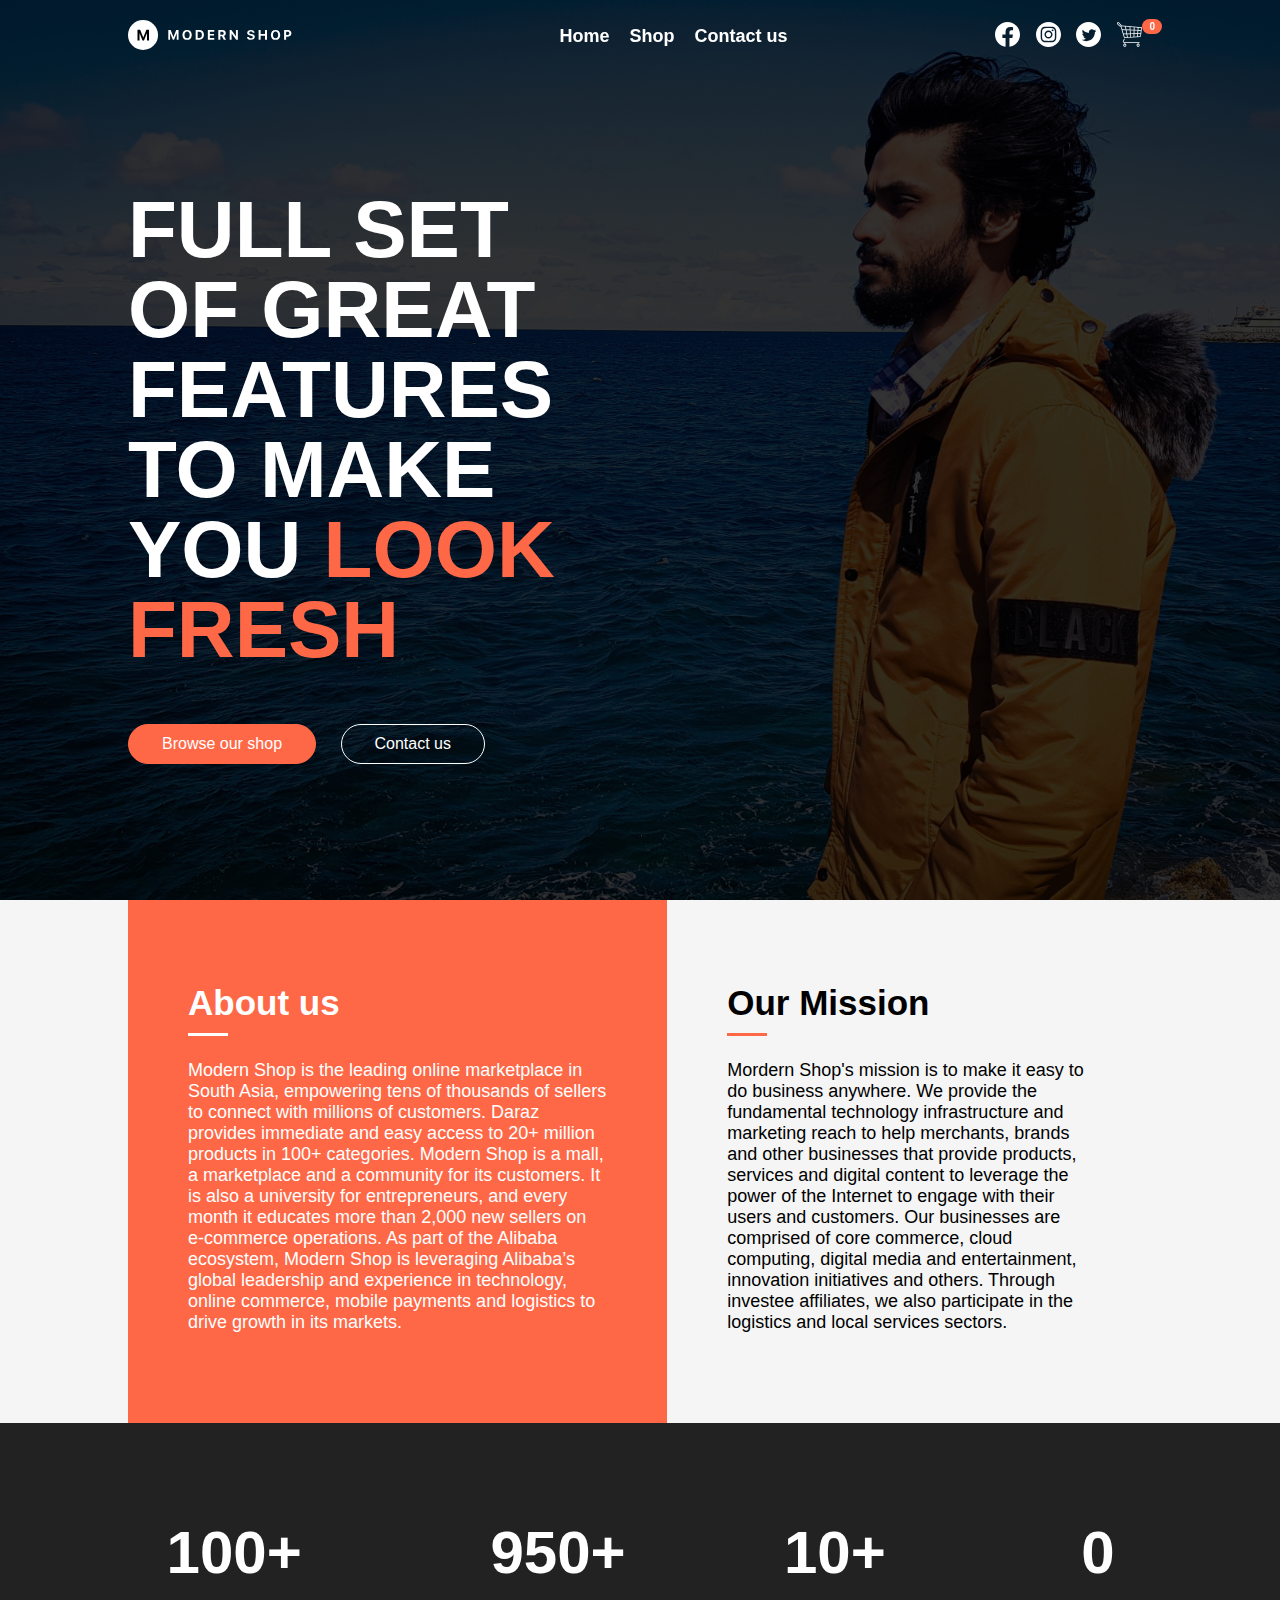
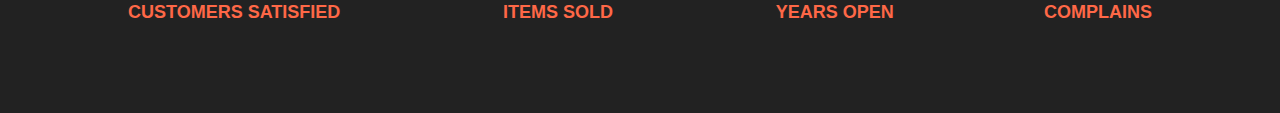
<file: index.html>
<!DOCTYPE html>
<html>
	<head>
		<meta charset="utf-8">
		<meta http-equiv="X-UA-Compatible" content="IE=edge">
		<title>Home | Modern Shop</title>
		<meta name="description" content="Men Clothing store made for web programing semester project.">
		<meta name="viewport" content="width=device-width, initial-scale=1">
		<link rel="stylesheet" href="./assets/styles/main.css">
		
		<script src="./assets/js/app.js" defer></script>

	</head>
	<body>
		

		<!-- Navbar starts here -->
		<nav class="navbar transparent" id="nav_home">
			<div class="container flex align-center justify-between">
				<a href="/"><img class="logo" id="logo_icon" src="./assets/images/logo-white.svg" /></a>
				<ul class="navbar_items">
					<li class="navbar_link"><a href="/">Home</a></li>
					<li class="navbar_link"><a href="./shop.html">Shop</a></li>
					<li class="navbar_link"><a href="./contact-us.html">Contact us</a></li>
				</ul>
				<div class="navbar_brand">
					<a href="https://facebook.com/itszbari" target="_blank" rel="noopener noreferrer">
						<img src="./assets/images/fb-white.svg" id="fb_icon" class="icon" alt="Facebook Logo">
					</a>
					<a href="https://instagram.com/its_zbari" target="_blank" rel="noopener noreferrer">
						<img src="./assets/images/insta-white.svg" id="insta_icon" class="icon" alt="Instagram Logo">
					</a>
					<a href="https://twitter.com/itszbari" target="_blank" rel="noopener noreferrer">
						<img src="./assets/images/twitter-white.svg" id="twitter_icon" class="icon" alt="Twitter Logo">
					</a>
					<a href="./order.html" class="por">
						<img src="./assets/images/cart-white.svg" class="icon" id="cart_icon" alt="Cart icon">
						<span id="cart_badge">0</span>
					</a>
				</div>
			</div>
		</nav>
		<!-- Navbar ends here -->

	<header class="home_header">
		<div class="container flex align-center justify-between">
			<div class="home_header_content">
				<h1>Full Set Of Great Features To Make You <span class="text-primary"> Look Fresh</span></h1>
				<a href="./shop.html" class="button button-primary mr-20">Browse our shop</a>
				<a href="./shop.html" class="button button-outline-light">Contact us</a>
			</div>
		</div>		
	</header>

	<main>
		<section class="container flex">
			<section class="about bg-primary text-white">
					<h1 class="after-white title">About us</h1>
					<p class="lead">
						Modern Shop is the leading online marketplace in South Asia, empowering tens of thousands of sellers to connect with millions of customers. Daraz provides immediate and easy access to 20+ million products in 100+ categories. Modern Shop is a mall, a marketplace and a community for its customers. It is also a university for entrepreneurs, and every month it educates more than 2,000 new sellers on e-commerce operations. As part of the Alibaba ecosystem, Modern Shop is leveraging Alibaba’s global leadership and experience in technology, online commerce, mobile payments and logistics to drive growth in its markets.
					</p>
				</section>
			<section class="mission">
					<h1 class="after-primary title">Our Mission</h1>
					<p class="lead">
						Mordern Shop's mission is to make it easy to do business anywhere.
						We provide the fundamental technology infrastructure and marketing reach to help merchants, brands and other businesses that provide products, services and digital content to leverage the power of the Internet to engage with their users and customers. Our businesses are comprised of core commerce, cloud computing, digital media and entertainment, innovation initiatives and others. Through investee affiliates, we also participate in the logistics and local services sectors.
					</p>
			</section>
		</section>
		<section class="bg-dark text-white text-center py-60">
			<div class="container">
				<div class="flex mt-20 justify-between align-center">
					<div>
						<h2 class="l-0">100+</h2>
						<p class="lead text-primary uppercase">Customers Satisfied</p>
					</div>
					<div>
						<h2 class="l-0">950+</h2>
						<p class="lead text-primary uppercase">Items Sold</p>
					</div>
					<div>
						<h2 class="l-0">10+</h2>
						<p class="lead text-primary uppercase">Years open</p>
					</div>
					<div>
						<h2 class="l-0">0</h2>
						<p class="lead text-primary uppercase">Complains</p>
					</div>
				</div>
			</div>
		</section>
		</main>
	</body>
</html>
</file>
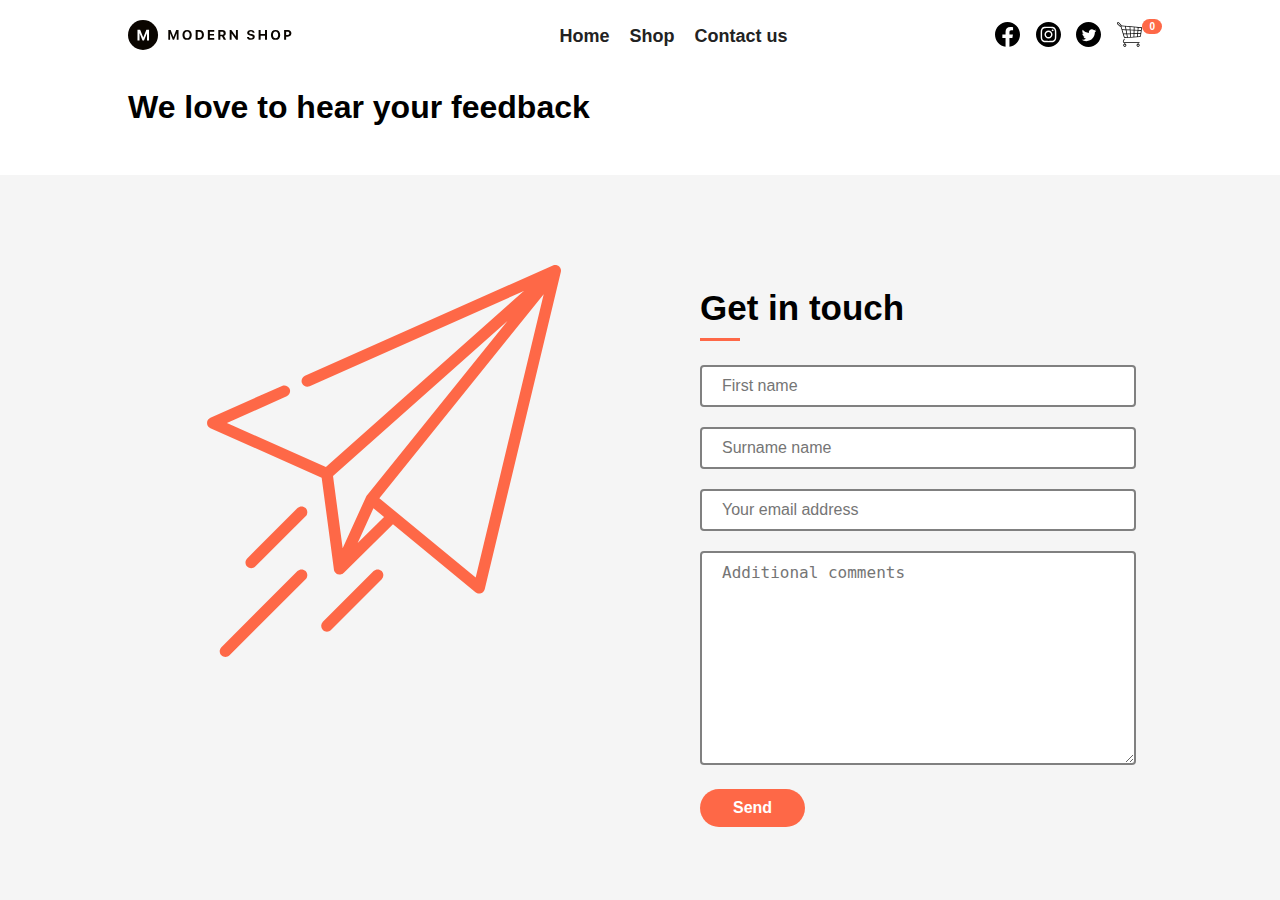
<file: contact-us.html>
<!DOCTYPE html>
<html>
	<head>
		<meta charset="utf-8">
		<meta http-equiv="X-UA-Compatible" content="IE=edge">
		<title>Contact us | Modern Shop</title>
		<meta name="description" content="Men Clothing store made for web programing semester project.">
		<meta name="viewport" content="width=device-width, initial-scale=1">
		<link rel="stylesheet" href="./assets/styles/main.css">
		
		<script src="./assets/js/app.js" defer></script>

	</head>
	<body>
		

		<!-- Navbar starts here -->
		<nav class="navbar">
			<div class="container flex align-center justify-between">
				<a href="/"><img class="logo" src="./assets/images/logo.svg" /></a>
				<ul class="navbar_items">
					<li class="navbar_link"><a href="/">Home</a></li>
					<li class="navbar_link"><a href="./shop.html">Shop</a></li>
					<li class="navbar_link"><a href="./contact-us.html">Contact us</a></li>
				</ul>
				<div class="navbar_brand">
					<a href="https://facebook.com/itszbari" target="_blank" rel="noopener noreferrer">
						<img src="./assets/images/fb.svg" class="icon" alt="Facebook Logo">
					</a>
					<a href="https://instagram.com/its_zbari" target="_blank" rel="noopener noreferrer">
						<img src="./assets/images/insta.svg" class="icon" alt="Instagram Logo">
					</a>
					<a href="https://twitter.com/itszbari" target="_blank" rel="noopener noreferrer">
						<img src="./assets/images/twitter.svg" class="icon" alt="Twitter Logo">
					</a>
					<a href="./order.html" class="por">
						<img src="./assets/images/cart.svg" class="icon" alt="Cart icon">
						<span id="cart_badge">0</span>
					</a>
				</div>
			</div>
		</nav>
		<!-- Navbar ends here -->

	<header class="shop_header">
		<div class="container flex align-center justify-between">
			<div class="shop_header_content">
				<h1>We love to hear your feedback</h1>
			</div>
		</div>		
	</header>

	<section class="container flex">
		<section class="about p-60 text-white" style="width: 100%;">
			<img src="./assets/images/send.svg" alt="">
			</section>
		<section class="mission" style="width: 100%;">
				<h1 class="after-primary contact title">Get in touch</h1>
				<form action="" id="contact_form">
					<div class="error" id="first_name_err"></div>
					<input type="text" name="first_name" id="first_name" placeholder="First name">

					<div class="error" id="sur_name_err"></div>
					<input type="text" name="sur_name" id="sur_name" placeholder="Surname name">
					
					<div class="error" id="email_err"></div>
					<input type="email" name="email" id="email" placeholder="Your email address" />
					
					<div class="error" id="comments_err"></div>
					<textarea name="comments" id="comments" placeholder="Additional comments" rows="10"></textarea>

					<button class="button button-primary bg-primary text-white pointer">Send</button>
				</form>
		</section>
	</section>

	</body>
</html>
</file>
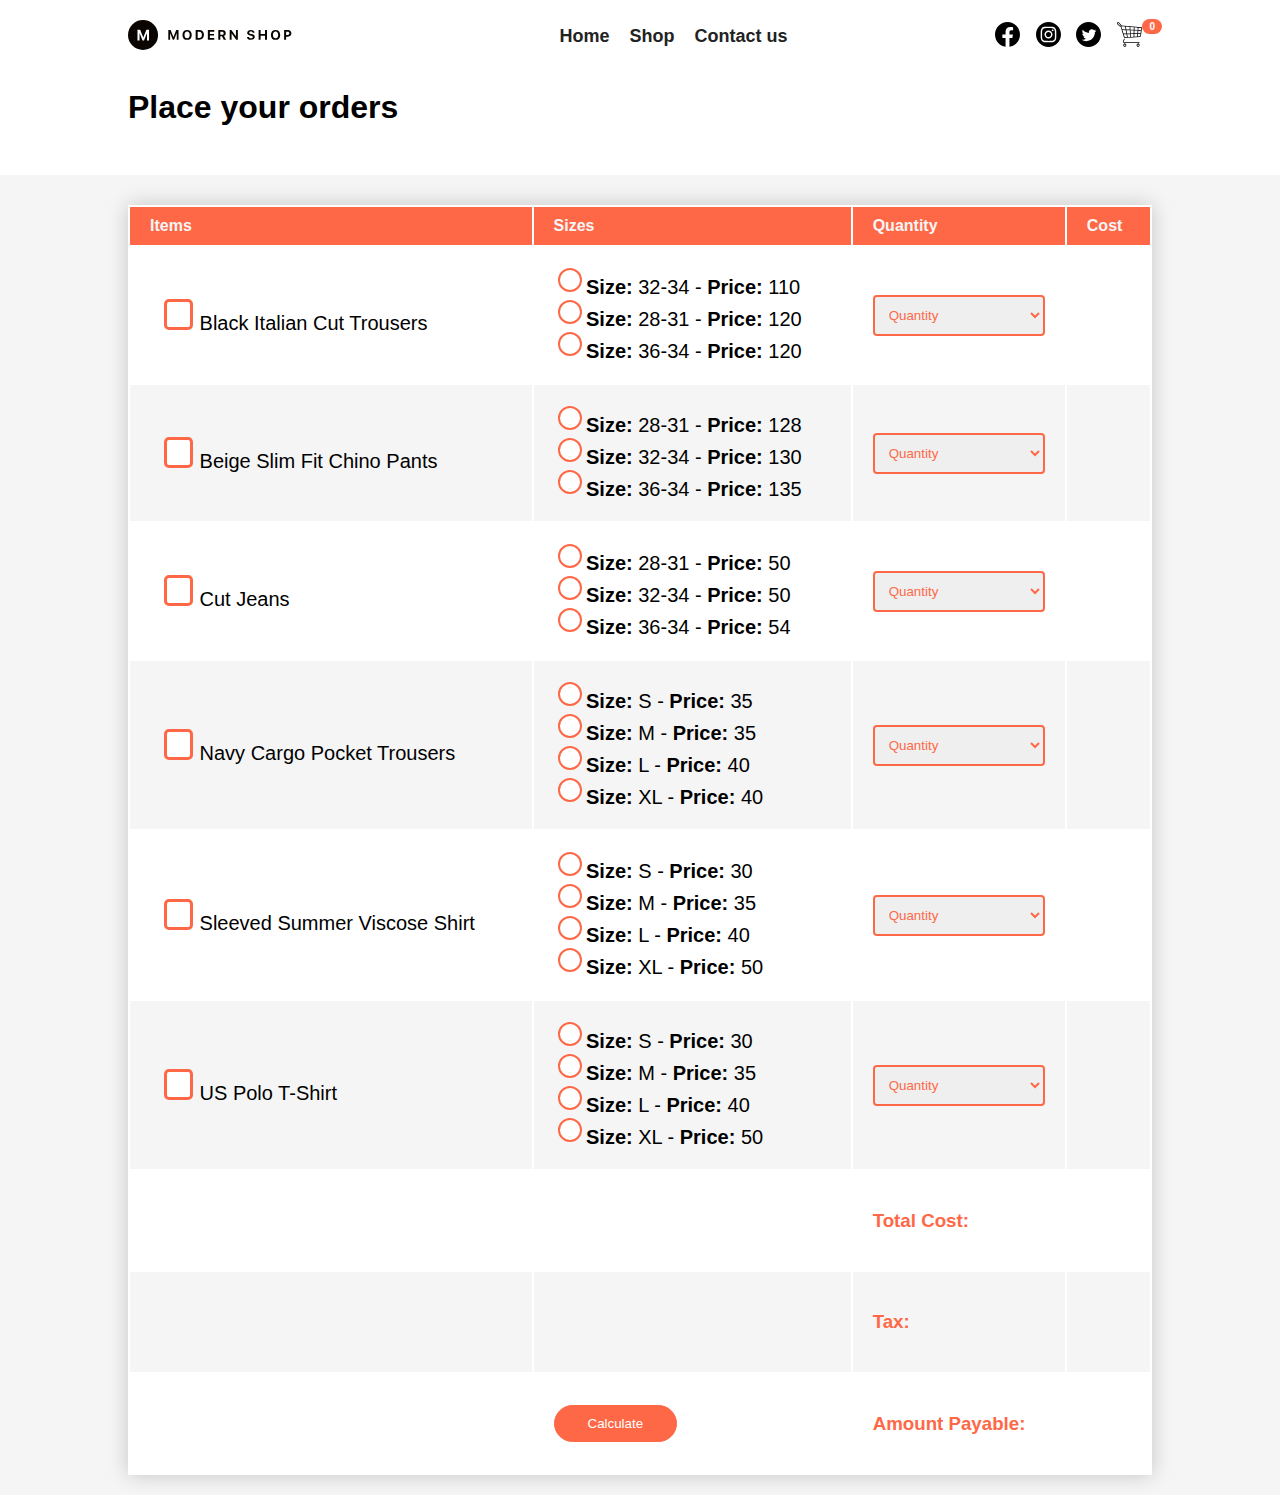
<file: order.html>
<!DOCTYPE html>
<html>
	<head>
		<meta charset="utf-8">
		<meta http-equiv="X-UA-Compatible" content="IE=edge">
		<title>Cart | Modern Shop</title>
		<meta name="description" content="Men Clothing store made for web programing semester project.">
		<meta name="viewport" content="width=device-width, initial-scale=1">
		<link rel="stylesheet" href="./assets/styles/main.css">
		
		<script src="./assets/js/app.js" defer></script>

	</head>
	<body>
		

		<!-- Navbar starts here -->
		<nav class="navbar">
			<div class="container flex align-center justify-between">
				<a href="/"><img class="logo" src="./assets/images/logo.svg" /></a>
				<ul class="navbar_items">
					<li class="navbar_link"><a href="/">Home</a></li>
					<li class="navbar_link"><a href="./shop.html">Shop</a></li>
					<li class="navbar_link"><a href="./contact-us.html">Contact us</a></li>
				</ul>
				<div class="navbar_brand">
					<a href="https://facebook.com/itszbari" target="_blank" rel="noopener noreferrer">
						<img src="./assets/images/fb.svg" class="icon" alt="Facebook Logo">
					</a>
					<a href="https://instagram.com/its_zbari" target="_blank" rel="noopener noreferrer">
						<img src="./assets/images/insta.svg" class="icon" alt="Instagram Logo">
					</a>
					<a href="https://twitter.com/itszbari" target="_blank" rel="noopener noreferrer">
						<img src="./assets/images/twitter.svg" class="icon" alt="Twitter Logo">
					</a>
					<a href="./order.html" class="por">
						<img src="./assets/images/cart.svg" class="icon" alt="Cart icon">
						<span id="cart_badge">0</span>
					</a>
				</div>
			</div>
		</nav>
		<!-- Navbar ends here -->

	<header class="shop_header">
		<div class="container flex align-center justify-between">
			<div class="shop_header_content">
				<h1>Place your orders</h1>
			</div>
		</div>		
	</header>

	<div class="container">
		<form id="order">
		
				<table>
					<thead>
						
						<tr>
							<th>Items</th>
							<th>Sizes</th>
							<th>Quantity</th>
							<th>Cost</th>
						</tr>
					</thead>
					<tbody id="order_items">
						<tr>
							<td></td>
							<td>				
							</td>
							<td><h3 class="text-primary">Total Cost:</h3></td>
							<td><h3 id="total_cost"></h3></td>
						</tr>
						<tr>
							<td></td>
							<td></td>
							<td><h3 class="text-primary">Tax:</h3></td>
							<td><h3 id="tax_cost"></h3></td>
						</tr>
						<tr>
							<td></td>
							<td>
								<input type="submit" class="button pointer button-primary" value="Calculate" />
							</td>
							<td><h3 class="text-primary">Amount Payable:</h3></td>
							<td><h3 id="final_cost"></h3></td>
						</tr>
						<tr id="confirmation" style="display: none;">
							<td colspan="2">
								<h3 class="text-primary">Do you accept this calculated payment?</h3>
							</td>
							<td colspan="2">
								<button onclick="confirmation(1)" class="button pointer text-white button-primary bg-primary">Accept</button>
								<button onclick="confirmation(0)" class="button pointer button-primary">Decline</button>
							</td>
						</tr>
					</tbody>
				</table>
				
		</form>
	</div>

	</body>
</html>
</file>
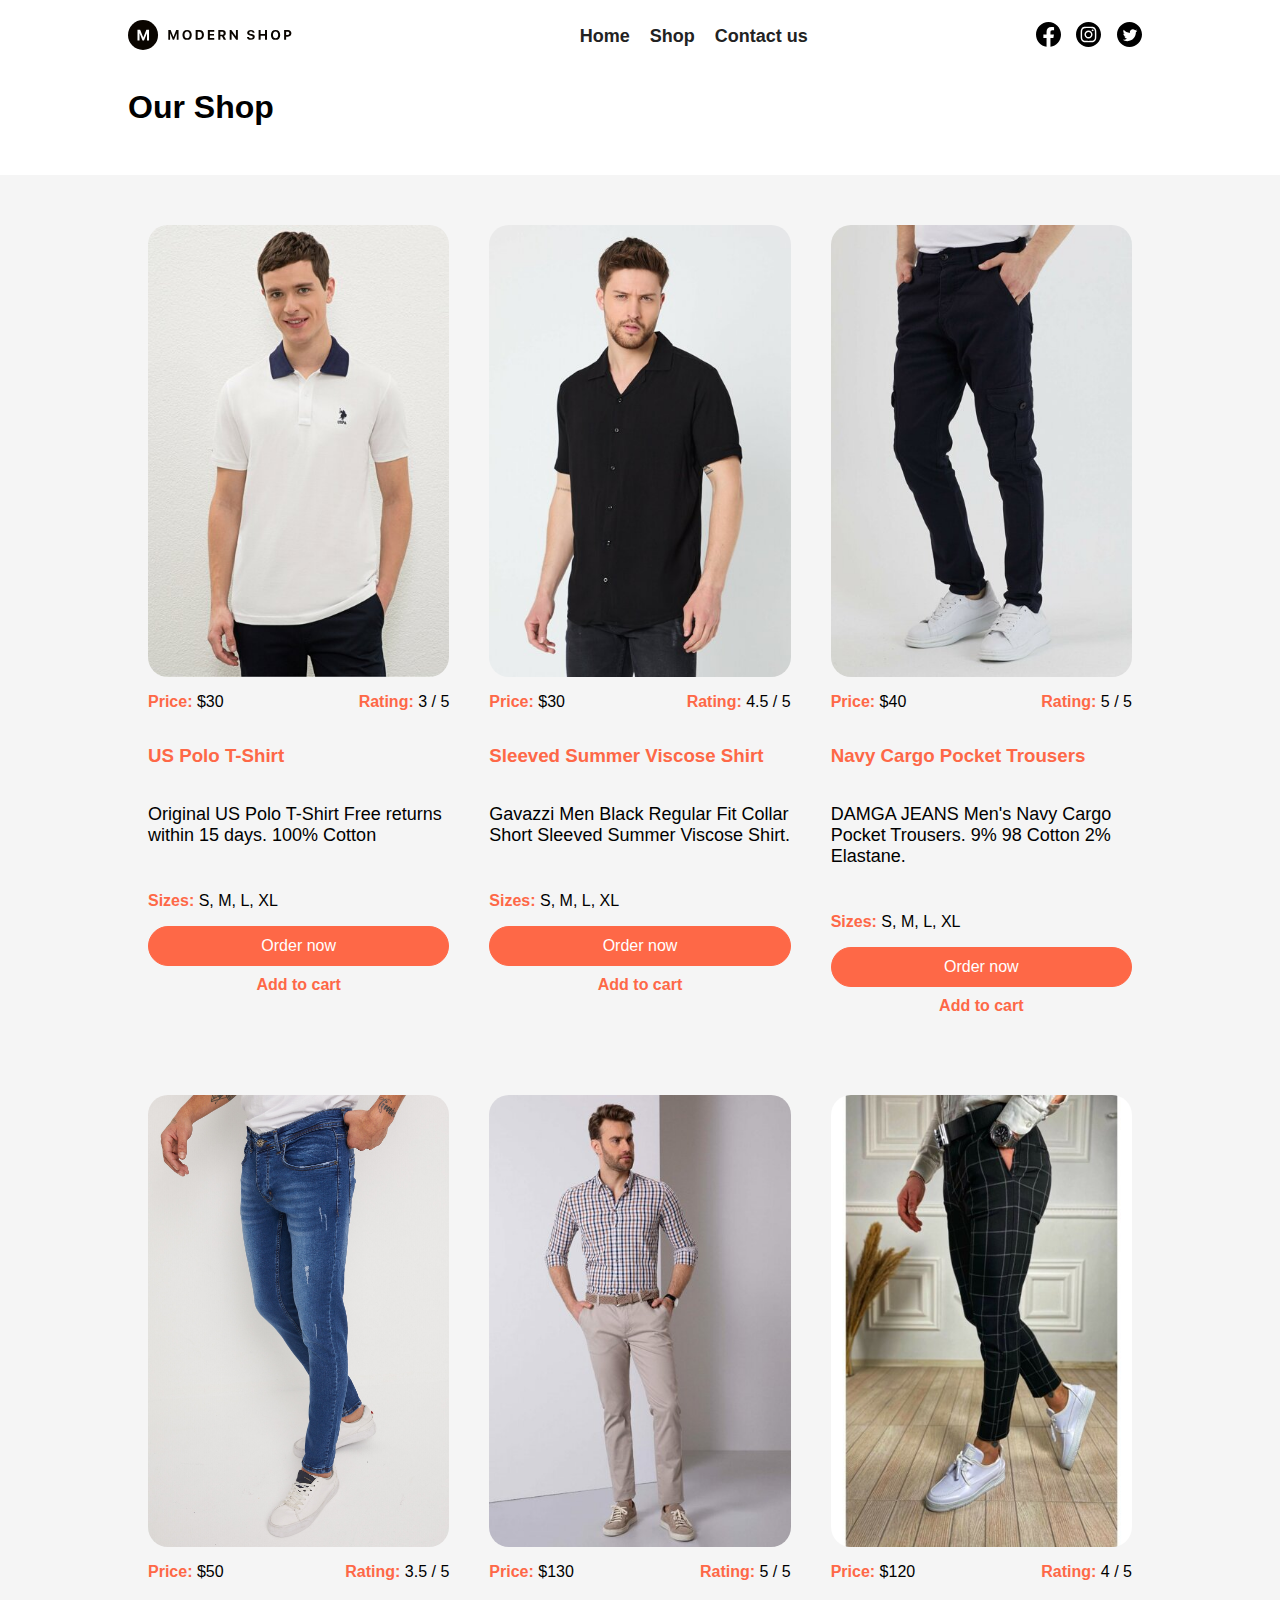
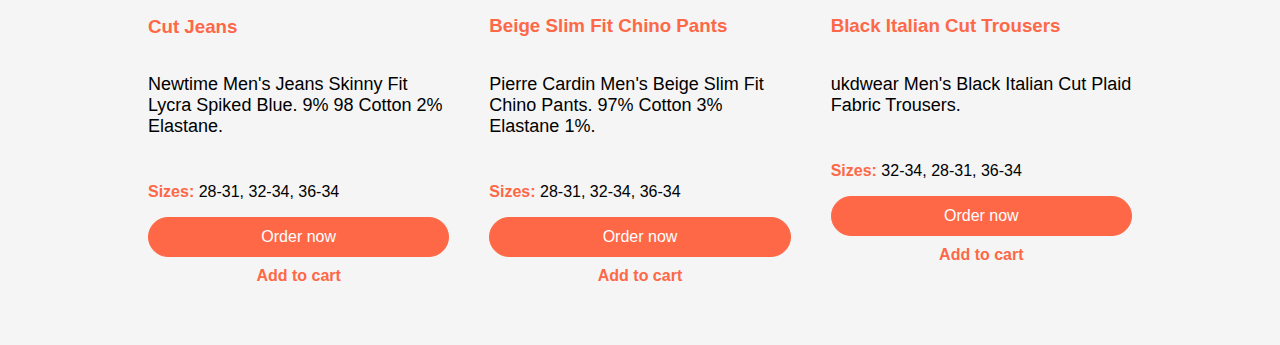
<file: shop.html>
<!DOCTYPE html>
<html>
	<head>
		<meta charset="utf-8">
		<meta http-equiv="X-UA-Compatible" content="IE=edge">
		<title>Modern Shop</title>
		<meta name="description" content="Men Clothing store made for web programing semester project.">
		<meta name="viewport" content="width=device-width, initial-scale=1">
		<link rel="stylesheet" href="./assets/styles/main.css">
		
		<script src="./assets/js/app.js" defer></script>

	</head>
	<body>
		

		<!-- Navbar starts here -->
		<nav class="navbar">
			<div class="container flex align-center justify-between">
				<a href="/"><img class="logo" src="./assets/images/logo.svg" /></a>
				<ul class="navbar_items">
					<li class="navbar_link"><a href="/">Home</a></li>
					<li class="navbar_link"><a href="./shop.html">Shop</a></li>
					<li class="navbar_link"><a href="/">Contact us</a></li>
				</ul>
				<div class="navbar_brand">
					<a href="https://facebook.com/itszbari" target="_blank" rel="noopener noreferrer">
						<img src="./assets/images/fb.svg" class="icon" alt="Facebook Logo">
					</a>
					<a href="https://instagram.com/its_zbari" target="_blank" rel="noopener noreferrer">
						<img src="./assets/images/insta.svg" class="icon" alt="Instagram Logo">
					</a>
					<a href="https://twitter.com/itszbari" target="_blank" rel="noopener noreferrer">
						<img src="./assets/images/twitter.svg" class="icon" alt="Twitter Logo">
					</a>
				</div>
			</div>
		</nav>
		<!-- Navbar ends here -->

	<header class="shop_header">
		<div class="container flex align-center justify-between">
			<div class="shop_header_content">
				<h1>Our Shop</h1>
			</div>
		</div>		
	</header>

	<div class="row container" id="shop_items"></div>

	</body>
</html>
</file>
<file: assets/styles/main.css>
/** Variables */

:root {
	--c-primary: #fe6847;
	--c-primary-dark: #d45c41;
	--c-dark: #222;
}

/** Reset */

body {
	margin: 0;
	padding: 0;
	box-sizing: border-box;
	font-size: 16px;
	font-family: 'Segoe UI', Tahoma, Geneva, Verdana, sans-serif;
	background-color: whitesmoke;
}

a {
	text-decoration: none;
}

/** Utility Classes */

.container {
	width: 80vw;
	margin: 0 auto;
}

.bg-primary { background-color: var(--c-primary) !important;}
.bg-dark { background-color: var(--c-dark) !important;}
.container-small {
	width: 60vw;
	margin: 50px auto;
}

.mt-20 {
	margin-top: 20px
}

.mr-20 { 
	margin-right: 20px;
}

.mb-20 {
	margin-bottom: 20px
}

.l-0 {
	line-height: 0;
	font-size: 60px;
}

.p-60 {
	padding: 60px;
}

.py-60 {
	padding-top: 60px;
	padding-bottom: 60px;
}

.flex {
	display: flex
}

.justify-between {
	justify-content: space-between
}

.align-center {
	align-items: center
}

.text-white {
	color: white !important
}

.text-primary {
	color: var(--c-primary)
}

/**  Typography Starts Here */
.title {
	font-size: 35px;
}

.uppercase {
	text-transform: uppercase;
	font-weight: bold;
}

.text-center {
	text-align: center;
}

.lead {
	font-size: 18px;
	margin-bottom: 30px;
}

/**  Typography Ends Here */


/**  Buttons Starts Here */
.button {
	padding: 10px 33px;
	white-space: nowrap;
	border-width: 1px;
	border-radius: 50px;
	border-style: solid;
	display: inline-block;
	text-align: center;
}

button.button {
	border: none !important;
	background-color: transparent;
	font-size: 16px;
	font-weight: bold;
	color: var(--c-primary);
}


.button-primary {
	background-color: var(--c-primary);
	color: white;
	border-color: var(--c-primary);
	transition: .2s all ease-in-out;
}

.button-primary:hover {
	background-color: var(--c-primary-dark);
	color: white;
	border-color: var(--c-primary-dark);
	transition: .2s all ease-in-out;
}


.button-outline-primary {
	background-color: white;
	color: var(--c-primary);
	border-color: var(--c-primary);
	transition: .2s all ease-in-out;
}

.button-outline-primary:hover {
	background-color: var(--c-primary-dark);
	color: white;
	border-color: var(--c-primary-dark);
	transition: .2s all ease-in-out;
}



.button-outline-light {
	background-color: transparent;
	color: white;
	border-color: white;
	transition: .2s all ease-in-out;
}

.button-outline-light:hover {
	background-color: white;
	color: var(--c-dark);
	border-color: white;
	transition: .2s all ease-in-out;
}


/**  Buttons Ends Here */


/**  Navbar Starts Here */

.navbar.transparent {
	background-color: transparent;
}
.navbar {
	background-color: white;
	padding: 10px 0;
	position: fixed;
	width: 100vw;
	z-index: 20;
}

.navbar .navbar_brand {
	font-size: 20px;
	font-weight: 600;
	color: var(--c-primary);
	transition: .2s all ease-in-out;
}

.navbar .logo {
	height: 30px;
}

.icon {
	height: 25px;
	margin-right: 10px;
}

.navbar .navbar_brand:hover {
	color: var(--c-primary-dark);
	transition: .2s all ease-in-out;
}

.navbar .navbar_items {
	list-style: none;
	display: flex;
}

.navbar .navbar_items .navbar_link a {
	padding-left: 20px;
	font-size: 18px;
	font-weight: bolder;
	color: var(--c-dark);
	transition: .2s all ease-in-out;
}
.navbar.navbar.transparent .navbar_items .navbar_link a {
	color: white
}
.navbar.navbar.transparent .navbar_items .navbar_link a:hover {
	color: var(--c-primary);
	transition: .2s all ease-in-out;
}
.navbar .navbar_items .navbar_link a:hover {
	color: var(--c-primary);
	transition: .2s all ease-in-out;
}

/**  Navbar Ends Here */


header {
	background-color: white;
}

header.home_header {
	padding: 40px auto;
	background-image: linear-gradient(to bottom, rgba(0, 0, 0, 0.8), rgba(0, 0, 0, 0.8)), url('../images/header/home.jpg');
	background-repeat: no-repeat;
	background-size: cover;
	background-position: right top;
	min-height: 100vh;
	display: flex;
	align-items: center;
}

header.home_header .home_header_content {
	width: 50%;
	color: white;

}

header.home_header .home_header_content h1 {
	font-size: 80px;
	text-transform: uppercase;
	line-height: 1;
}

header.shop_header {
	padding-top: 40px;
	height: 15vh;
	display: flex;
	margin-bottom: 30px;
	align-items: center;
}

.row {
	display: flex;
	flex-wrap: wrap;
	align-items: stretch;
}

.item {
	flex: 25%;
	padding: 20px;
	margin-bottom: 30px;
	display: flex;
	flex-direction: column;
	
}

.item img {
	width: 100%;
	border-radius: 20px;
	transition: .3s all;

}

.item:hover > img {
	box-shadow: 0 0 20px rgba(0, 0, 0, 0.2);
	transition: .3s all;
}


.check input, .check,
.radio {
	font-size: 20px;
	cursor: pointer;
}

select {
	width: 100%;
	padding: 10px;
	border: 2px solid var(--c-primary);
	color:  var(--c-primary);
	border-radius: 4px;
	cursor: pointer;
}
select:focus, select:active {
	outline: none;
}
.pointer {
	cursor: pointer;
}


input[type=checkbox],
input[type=radio],
label {
	width: 20px;
	height: 20px;
	cursor: pointer
}


input[type='radio']:after {
	width: 20px;
	height: 20px;
	border-radius: 20px;
	top: -2px;
	left: -1px;
	position: relative;
	background-color: #fff;
	content: '';
	display: inline-block;
	visibility: visible;
	border: 2px solid var(--c-primary);
}

input[type='radio']:checked:after {
	width: 20px;
	height: 20px;
	border-radius: 20px;
	top: -2px;
	left: -1px;
	position: relative;
	background-color: var(--c-primary);
	content: '';
	display: inline-block;
	visibility: visible;
	border: 2px solid  var(--c-primary);
}


input[type=checkbox] {
	margin-right: 20px;
  visibility: hidden;
}

input[type=text], input[type=email], textarea {
	width: 100% !important;
	padding: 10px 20px;
	font-size: 16px;
	border-radius: 4px;
	outline: none !important;
	border: 2px solid gray;
	margin-bottom: 20px;
}

input[type=text]:active, input[type=text]:focus, input[type=email]:active, input[type=email]:focus, textarea:active, textarea:focus {
	border-color: var(--c-primary);
}

.border-success {
	border-color: green !important;
}

.border-danger {
	border-color: red !important;
}
.error {
color: red;
font-weight: bold;
}
input[type=checkbox]:after {
  content: " ";
  background-color: #fff;
  display: inline-block;
  margin-left: 10px;
  padding-bottom: 5px;
  color: var(--c-primary);
  width: 20px;
  height: 20px;
  visibility: visible;
  border: 3px solid var(--c-primary);
  padding-left: 3px;
  border-radius: 5px;
}

input[type=checkbox]:checked:after {
  content: "\2714";
  padding: -5px;
  font-weight: bold;
}


table {
	width: 100%;
	text-align: left;
	background-color: white;
	box-shadow: 0 0 20px rgba(0, 0, 0, 0.2);
	margin-bottom: 20px;
}
tr:nth-child(even) {
	
	background-color: whitesmoke;
}

th {
	padding: 10px 20px  !important;
	background-color: var(--c-primary);
	color: whitesmoke
}

td {
	padding: 20px
}


#cart_badge {
	background-color: var(--c-primary);
	color: white;
	position: absolute;
	top: -10px;
	right: -10px;
	padding: 2px 7px;
	font-size: 10px;
	border-radius: 8px;
}

.por {
	position: relative;
}

.mission, .about {
	padding: 60px 
}
.after-primary:after {
	display: block;
	content: '';
	width: 40px;
	height: 3px;
	margin-top: 10px;
	background-color: var(--c-primary);
}
.after-white:after {
	display: block;
	content: '';
	width: 40px;
	height: 3px;
	margin-top: 10px;
	background-color: white;
}
.after-white-center:after {
	display: block;
	content: '';
	width: 40px;
	height: 3px;
	margin: 10px auto;
	background-color: white;
}
</file>
